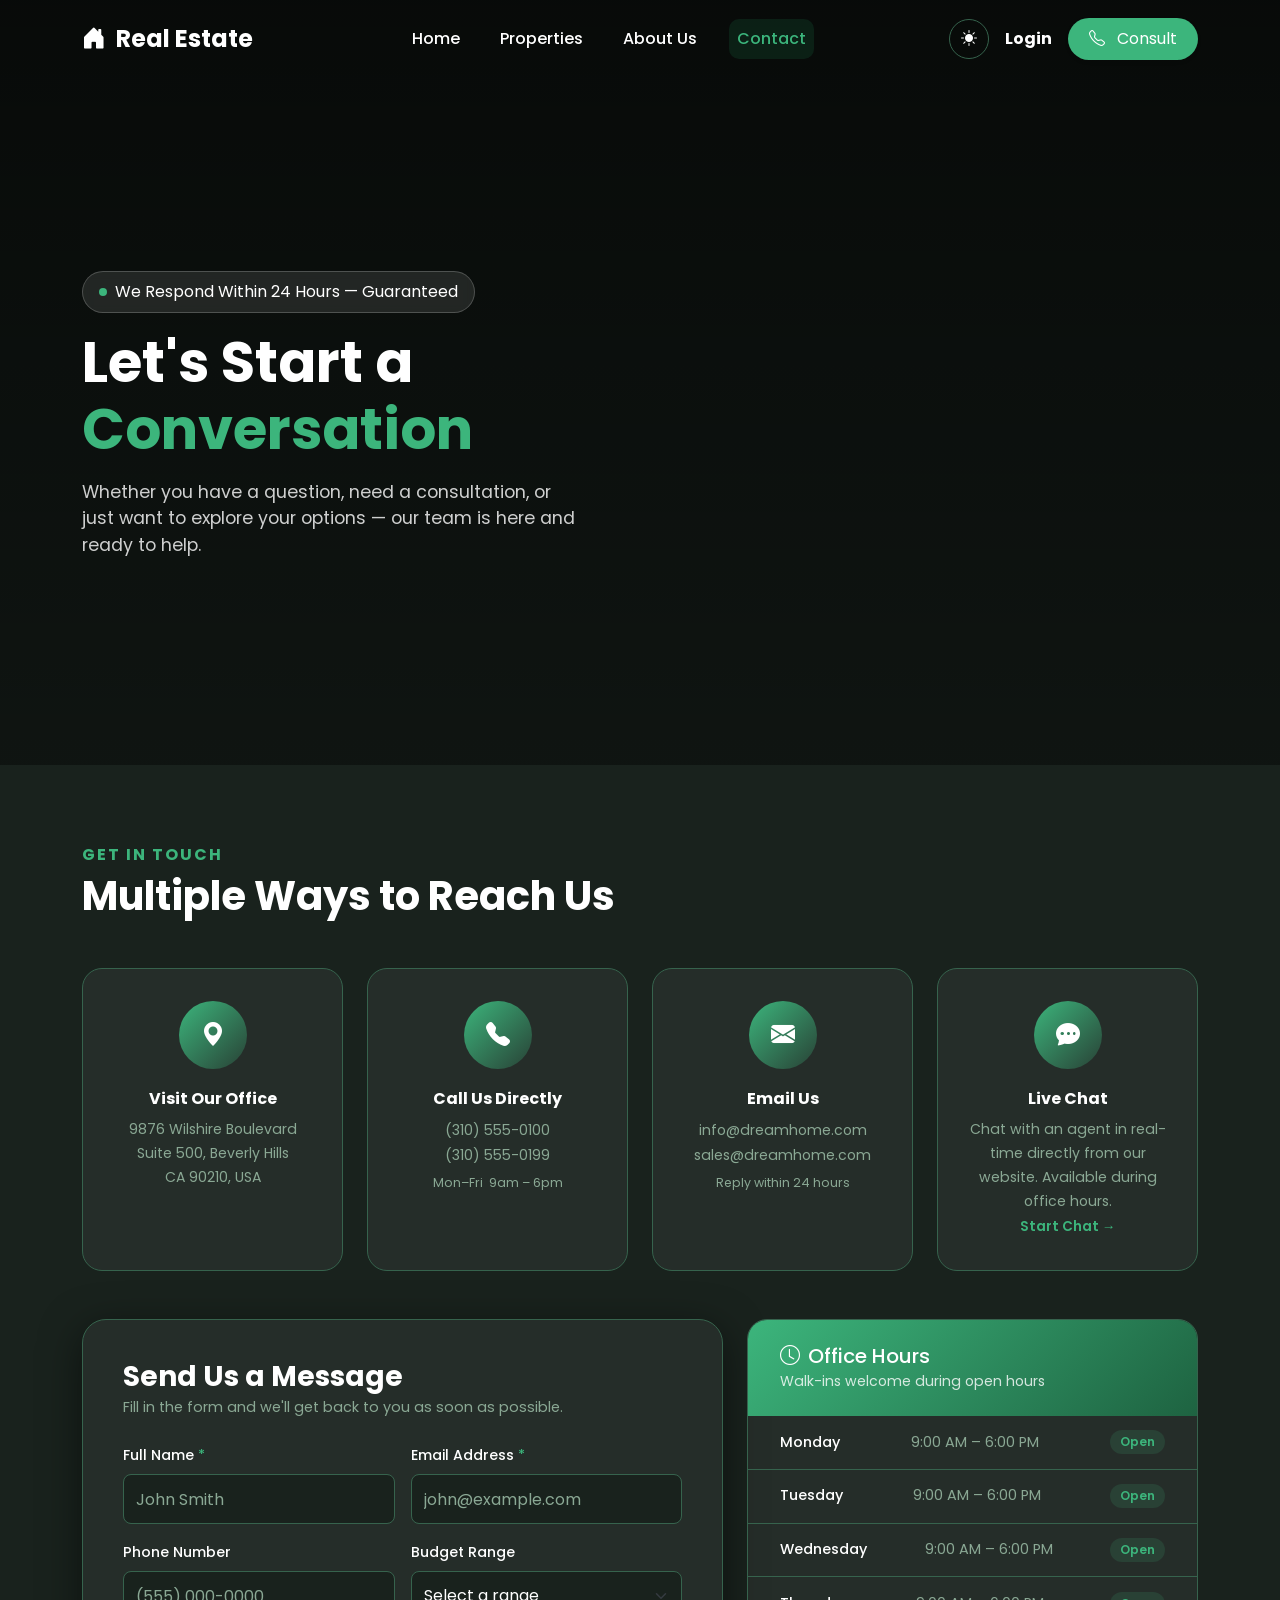
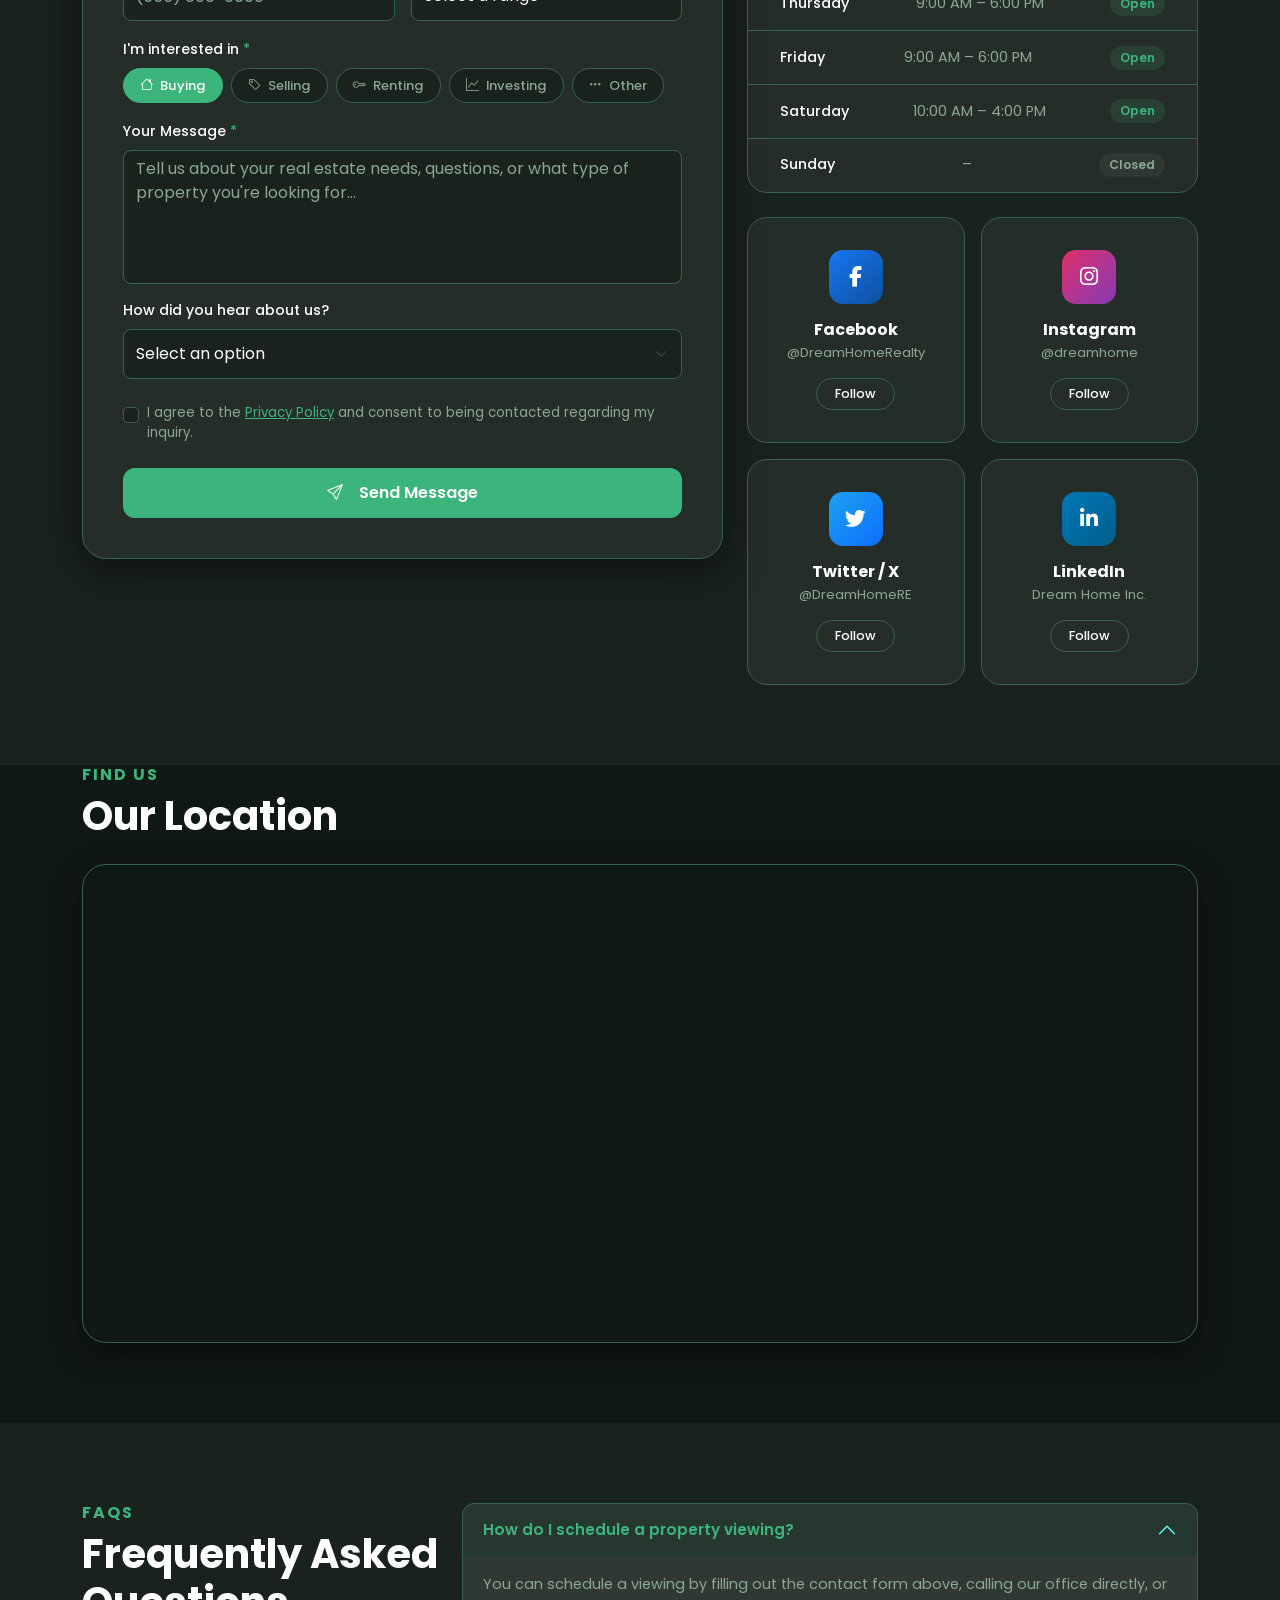
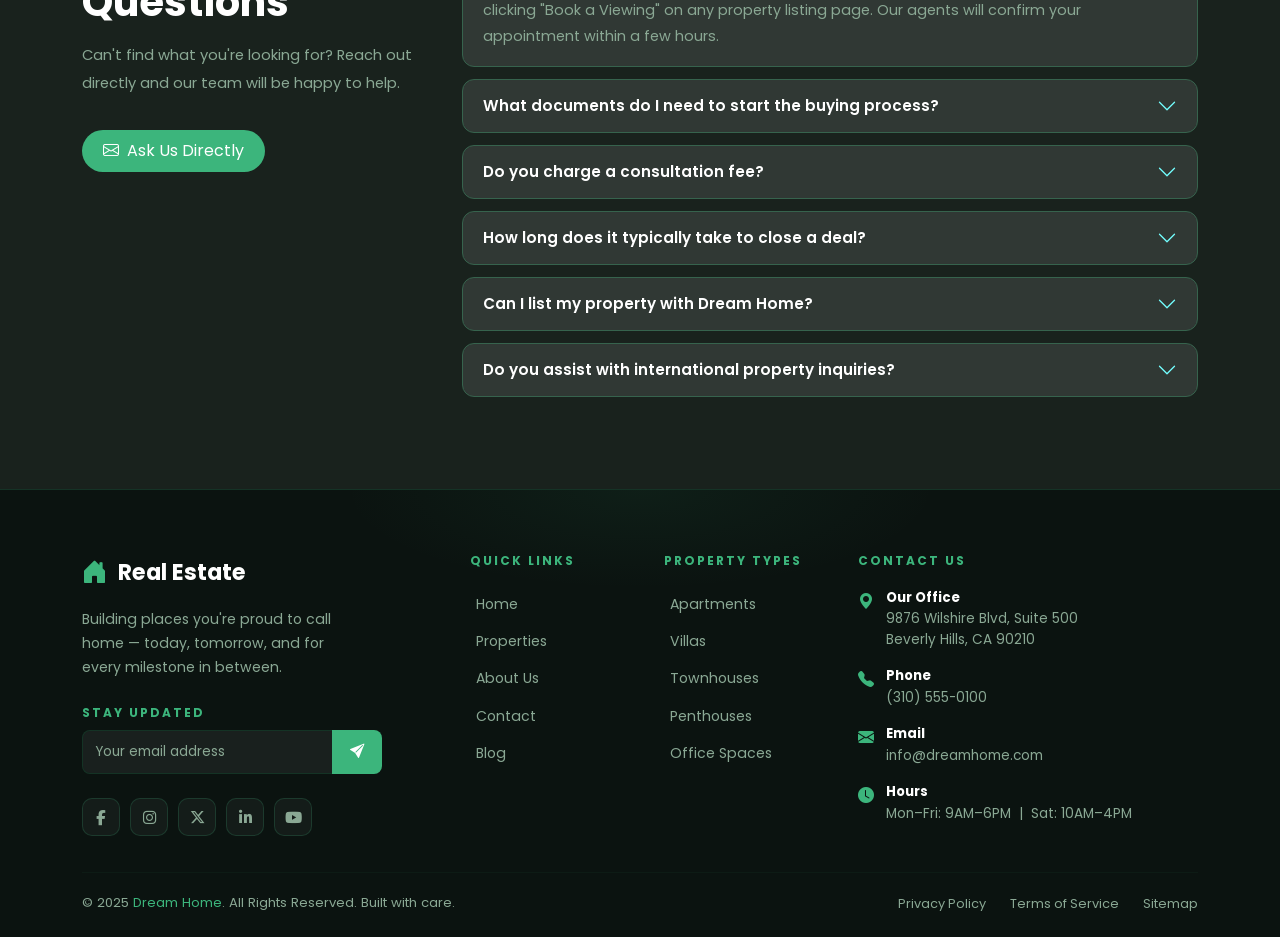
<file: contact-us.html>
<!DOCTYPE html>
<html lang="en">
<head>
  <meta charset="UTF-8">
  <meta name="viewport" content="width=device-width, initial-scale=1.0">
  <title>Contact Us - Dream Home</title>
  <link href="https://cdn.jsdelivr.net/npm/bootstrap@5.3.2/dist/css/bootstrap.min.css" rel="stylesheet">
  <link rel="stylesheet" href="https://cdn.jsdelivr.net/npm/bootstrap-icons@1.11.1/font/bootstrap-icons.css">
  <link href="https://fonts.googleapis.com/css2?family=Poppins:wght@300;400;500;600;700&display=swap" rel="stylesheet">
  <link rel="stylesheet" href="https://cdnjs.cloudflare.com/ajax/libs/font-awesome/6.4.0/css/all.min.css">
  <link rel="stylesheet" href="style.css">
  <style>
    /* Contact page specific */
    .faq-section { padding: 80px 0; background-color: var(--bg-body); }
    .faq-accordion .accordion-item { background: var(--bg-card); border: 1px solid var(--border-color); border-radius: 12px !important; margin-bottom: 0.75rem; overflow: hidden; }
    .faq-accordion .accordion-button { background: var(--bg-card); color: var(--text-main); font-weight: 600; font-size: 0.95rem; box-shadow: none; }
    .faq-accordion .accordion-button:not(.collapsed) { background: rgba(60,181,124,0.08); color: var(--primary); box-shadow: none; }
    .faq-accordion .accordion-button::after { filter: invert(1) sepia(1) saturate(3) hue-rotate(100deg); }
    .faq-accordion .accordion-body { color: var(--text-muted); font-size: 0.9rem; line-height: 1.8; background: var(--bg-card); }
  </style>
</head>
<body data-theme="dark">

  <!-- NAVBAR -->
  <header>
    <nav class="navbar navbar-expand-lg fixed-top" id="navbar">
      <div class="container">
        <a class="navbar-brand d-flex align-items-center" href="index.html">
          <i class="bi bi-house-door-fill"></i> Real Estate
        </a>
        <button class="navbar-toggler" type="button" data-bs-toggle="collapse" data-bs-target="#navContent">
          <span class="navbar-toggler-icon"></span>
        </button>
        <div class="collapse navbar-collapse" id="navContent">
          <ul class="navbar-nav mx-auto mb-2 mb-lg-0 gap-lg-4">
            <li class="nav-item"><a class="nav-link" href="index.html">Home</a></li>
            <li class="nav-item"><a class="nav-link" href="property.html">Properties</a></li>
            <li class="nav-item"><a class="nav-link" href="about.html">About Us</a></li>
            <li class="nav-item"><a class="nav-link active" href="contact-us.html">Contact</a></li>
          </ul>
          <div class="d-flex align-items-center gap-3 flex-column flex-lg-row mt-3 mt-lg-0">
            <button class="theme-toggle-btn" id="themeToggle" title="Toggle Light/Dark Mode">
              <i class="bi bi-sun-fill"></i>
            </button>
            <a href="#" class="nav-link fw-bold">Login</a>
            <a href="#" class="btn btn-consult shadow-sm"><i class="bi bi-telephone me-2"></i> Consult</a>
          </div>
        </div>
      </div>
    </nav>
  </header>

  <main>

    <!-- HERO -->
    <section class="hero-section">
      <div class="hero-bg-contact"></div>
      <div class="hero-overlay"></div>
      <div class="container hero-content">
        <div class="col-lg-8">
          <div class="trust-badge"><span class="trust-dot"></span> We Respond Within 24 Hours — Guaranteed</div>
          <h1 class="hero-title mb-3">Let's Start a <br><span>Conversation</span></h1>
          <p class="hero-desc">Whether you have a question, need a consultation, or just want to explore your options — our team is here and ready to help.</p>
        </div>
      </div>
    </section>

    <!-- INFO CARDS -->
    <section class="contact-page-section">
      <div class="container">
        <div class="text-start mb-5">
          <h6 class="text-primary-custom text-uppercase letter-spacing-2 fw-bold">Get In Touch</h6>
          <h2 class="display-6 fw-bold">Multiple Ways to Reach Us</h2>
        </div>
        <div class="row g-4 mb-5">
          <div class="col-lg-3 col-md-6">
            <div class="info-card">
              <div class="info-icon"><i class="bi bi-geo-alt-fill"></i></div>
              <h5>Visit Our Office</h5>
              <p>9876 Wilshire Boulevard<br>Suite 500, Beverly Hills<br>CA 90210, USA</p>
            </div>
          </div>
          <div class="col-lg-3 col-md-6">
            <div class="info-card">
              <div class="info-icon"><i class="bi bi-telephone-fill"></i></div>
              <h5>Call Us Directly</h5>
              <a href="tel:+13105550100" style="color:var(--text-muted);text-decoration:none;">(310) 555-0100</a><br>
              <a href="tel:+13105550199" style="color:var(--text-muted);text-decoration:none;">(310) 555-0199</a><br>
              <p class="mt-1" style="font-size:0.78rem;">Mon–Fri &nbsp;9am – 6pm</p>
            </div>
          </div>
          <div class="col-lg-3 col-md-6">
            <div class="info-card">
              <div class="info-icon"><i class="bi bi-envelope-fill"></i></div>
              <h5>Email Us</h5>
              <a href="mailto:info@dreamhome.com" style="color:var(--text-muted);text-decoration:none;">info@dreamhome.com</a><br>
              <a href="mailto:sales@dreamhome.com" style="color:var(--text-muted);text-decoration:none;">sales@dreamhome.com</a><br>
              <p class="mt-1" style="font-size:0.78rem;">Reply within 24 hours</p>
            </div>
          </div>
          <div class="col-lg-3 col-md-6">
            <div class="info-card">
              <div class="info-icon"><i class="bi bi-chat-dots-fill"></i></div>
              <h5>Live Chat</h5>
              <p>Chat with an agent in real-time directly from our website. Available during office hours.</p>
              <a href="#" style="color:var(--primary);font-weight:600;font-size:0.85rem;">Start Chat &rarr;</a>
            </div>
          </div>
        </div>

        <!-- FORM + SIDEBAR -->
        <div class="row g-4 align-items-start" id="contact-form">
          <!-- FORM -->
          <div class="col-lg-7">
            <div class="form-wrapper">
              <h3 class="fw-bold mb-1">Send Us a Message</h3>
              <p class="text-muted-custom mb-4" style="font-size:0.9rem;">Fill in the form and we'll get back to you as soon as possible.</p>
              <form id="contactForm" novalidate>
                <div class="row g-3 mb-3">
                  <div class="col-md-6">
                    <label class="form-label">Full Name <span class="text-primary-custom">*</span></label>
                    <input type="text" class="form-control" placeholder="John Smith" required>
                  </div>
                  <div class="col-md-6">
                    <label class="form-label">Email Address <span class="text-primary-custom">*</span></label>
                    <input type="email" class="form-control" placeholder="john@example.com" required>
                  </div>
                </div>
                <div class="row g-3 mb-3">
                  <div class="col-md-6">
                    <label class="form-label">Phone Number</label>
                    <input type="tel" class="form-control" placeholder="(555) 000-0000">
                  </div>
                  <div class="col-md-6">
                    <label class="form-label">Budget Range</label>
                    <select class="form-select">
                      <option value="">Select a range</option>
                      <option>Under $500K</option>
                      <option>$500K – $1M</option>
                      <option>$1M – $2.5M</option>
                      <option>$2.5M – $5M</option>
                      <option>$5M+</option>
                    </select>
                  </div>
                </div>
                <div class="mb-3">
                  <label class="form-label">I'm interested in <span class="text-primary-custom">*</span></label>
                  <div class="subject-pills">
                    <div class="subject-pill"><input type="radio" name="subject" id="s1" value="buying" checked><label for="s1"><i class="bi bi-house me-1"></i> Buying</label></div>
                    <div class="subject-pill"><input type="radio" name="subject" id="s2" value="selling"><label for="s2"><i class="bi bi-tag me-1"></i> Selling</label></div>
                    <div class="subject-pill"><input type="radio" name="subject" id="s3" value="renting"><label for="s3"><i class="bi bi-key me-1"></i> Renting</label></div>
                    <div class="subject-pill"><input type="radio" name="subject" id="s4" value="investing"><label for="s4"><i class="bi bi-graph-up me-1"></i> Investing</label></div>
                    <div class="subject-pill"><input type="radio" name="subject" id="s5" value="other"><label for="s5"><i class="bi bi-three-dots me-1"></i> Other</label></div>
                  </div>
                </div>
                <div class="mb-3">
                  <label class="form-label">Your Message <span class="text-primary-custom">*</span></label>
                  <textarea class="form-control" rows="5" placeholder="Tell us about your real estate needs, questions, or what type of property you're looking for..." required></textarea>
                </div>
                <div class="mb-4">
                  <label class="form-label d-block">How did you hear about us?</label>
                  <select class="form-select">
                    <option value="">Select an option</option>
                    <option>Google Search</option>
                    <option>Social Media</option>
                    <option>Friend / Referral</option>
                    <option>Advertisement</option>
                    <option>Other</option>
                  </select>
                </div>
                <div class="form-check mb-4">
                  <input class="form-check-input" type="checkbox" id="consent" required style="border-color:var(--border-color);background-color:var(--form-input-bg);">
                  <label class="form-check-label text-muted-custom" for="consent" style="font-size:0.83rem;">
                    I agree to the <a href="#" style="color:var(--primary);">Privacy Policy</a> and consent to being contacted regarding my inquiry.
                  </label>
                </div>
                <button type="submit" class="btn-search w-100 py-3" style="border-radius:12px;font-size:1rem;">
                  <i class="bi bi-send me-2"></i> Send Message
                </button>
              </form>
            </div>
          </div>

          <!-- SIDEBAR -->
          <div class="col-lg-5">
            <div class="schedule-card mb-4">
              <div class="schedule-head">
                <h5><i class="bi bi-clock me-2"></i>Office Hours</h5>
                <p>Walk-ins welcome during open hours</p>
              </div>
              <div class="schedule-row"><span class="schedule-day">Monday</span><span class="schedule-time">9:00 AM – 6:00 PM</span><span class="schedule-badge badge-open">Open</span></div>
              <div class="schedule-row"><span class="schedule-day">Tuesday</span><span class="schedule-time">9:00 AM – 6:00 PM</span><span class="schedule-badge badge-open">Open</span></div>
              <div class="schedule-row"><span class="schedule-day">Wednesday</span><span class="schedule-time">9:00 AM – 6:00 PM</span><span class="schedule-badge badge-open">Open</span></div>
              <div class="schedule-row"><span class="schedule-day">Thursday</span><span class="schedule-time">9:00 AM – 6:00 PM</span><span class="schedule-badge badge-open">Open</span></div>
              <div class="schedule-row"><span class="schedule-day">Friday</span><span class="schedule-time">9:00 AM – 6:00 PM</span><span class="schedule-badge badge-open">Open</span></div>
              <div class="schedule-row"><span class="schedule-day">Saturday</span><span class="schedule-time">10:00 AM – 4:00 PM</span><span class="schedule-badge badge-open">Open</span></div>
              <div class="schedule-row"><span class="schedule-day">Sunday</span><span class="schedule-time">–</span><span class="schedule-badge badge-closed">Closed</span></div>
            </div>
            <div class="row g-3">
              <div class="col-6">
                <div class="social-connect-card">
                  <div class="social-connect-icon" style="background:linear-gradient(135deg,#1877f2,#0d4f9e);"><i class="fab fa-facebook-f"></i></div>
                  <h6>Facebook</h6><p>@DreamHomeRealty</p><button class="btn-social-follow">Follow</button>
                </div>
              </div>
              <div class="col-6">
                <div class="social-connect-card">
                  <div class="social-connect-icon" style="background:linear-gradient(135deg,#e1306c,#833ab4);"><i class="fab fa-instagram"></i></div>
                  <h6>Instagram</h6><p>@dreamhome</p><button class="btn-social-follow">Follow</button>
                </div>
              </div>
              <div class="col-6">
                <div class="social-connect-card">
                  <div class="social-connect-icon" style="background:linear-gradient(135deg,#1da1f2,#0d6efd);"><i class="fab fa-twitter"></i></div>
                  <h6>Twitter / X</h6><p>@DreamHomeRE</p><button class="btn-social-follow">Follow</button>
                </div>
              </div>
              <div class="col-6">
                <div class="social-connect-card">
                  <div class="social-connect-icon" style="background:linear-gradient(135deg,#0077b5,#005e8c);"><i class="fab fa-linkedin-in"></i></div>
                  <h6>LinkedIn</h6><p>Dream Home Inc.</p><button class="btn-social-follow">Follow</button>
                </div>
              </div>
            </div>
          </div>
        </div>
      </div>
    </section>

    <!-- MAP -->
    <section class="map-section">
      <div class="container">
        <div class="text-start mb-4">
          <h6 class="text-primary-custom text-uppercase letter-spacing-2 fw-bold">Find Us</h6>
          <h2 class="display-6 fw-bold">Our Location</h2>
        </div>
        <div class="map-full-wrapper">
          <div class="ratio ratio-21x9">
            <iframe src="https://www.google.com/maps/embed?pb=!1m18!1m12!1m3!1d3447.4929947820883!2d71.47017897440747!3d30.223014874834096!2m3!1f0!2f0!3f0!3m2!1i1024!2i768!4f13.1!3m3!1m2!1s0x393b33854e735d97%3A0xac35e804dff3bf59!2sDevelopers%20Point%20(Pvt)%20Ltd!5e0!3m2!1sen!2s!4v1769175404698!5m2!1sen!2s"
              loading="lazy" referrerpolicy="no-referrer-when-downgrade" allowfullscreen></iframe>
          </div>
        </div>
      </div>
    </section>

    <!-- FAQ -->
    <section class="faq-section">
      <div class="container">
        <div class="row align-items-start gy-5">
          <div class="col-lg-4">
            <h6 class="text-primary-custom text-uppercase letter-spacing-2 fw-bold">FAQs</h6>
            <h2 class="display-6 fw-bold mb-3">Frequently Asked Questions</h2>
            <p class="text-muted-custom" style="line-height:1.9;font-size:0.92rem;">Can't find what you're looking for? Reach out directly and our team will be happy to help.</p>
            <a href="#contact-form" class="btn btn-consult mt-3 d-inline-flex align-items-center gap-2">
              <i class="bi bi-envelope"></i> Ask Us Directly
            </a>
          </div>
          <div class="col-lg-8">
            <div class="accordion faq-accordion" id="faqAccordion">
              <div class="accordion-item">
                <h2 class="accordion-header">
                  <button class="accordion-button" type="button" data-bs-toggle="collapse" data-bs-target="#faq1">How do I schedule a property viewing?</button>
                </h2>
                <div id="faq1" class="accordion-collapse collapse show" data-bs-parent="#faqAccordion">
                  <div class="accordion-body">You can schedule a viewing by filling out the contact form above, calling our office directly, or clicking "Book a Viewing" on any property listing page. Our agents will confirm your appointment within a few hours.</div>
                </div>
              </div>
              <div class="accordion-item">
                <h2 class="accordion-header">
                  <button class="accordion-button collapsed" type="button" data-bs-toggle="collapse" data-bs-target="#faq2">What documents do I need to start the buying process?</button>
                </h2>
                <div id="faq2" class="accordion-collapse collapse" data-bs-parent="#faqAccordion">
                  <div class="accordion-body">Typically you'll need proof of identity, proof of income, bank statements for the past 3 months, and a pre-approval letter from your lender. Our agents will guide you through the full checklist.</div>
                </div>
              </div>
              <div class="accordion-item">
                <h2 class="accordion-header">
                  <button class="accordion-button collapsed" type="button" data-bs-toggle="collapse" data-bs-target="#faq3">Do you charge a consultation fee?</button>
                </h2>
                <div id="faq3" class="accordion-collapse collapse" data-bs-parent="#faqAccordion">
                  <div class="accordion-body">No — your first consultation is completely free. We believe in building relationships before transactions. Our agents are happy to discuss your needs and provide market insights at no charge.</div>
                </div>
              </div>
              <div class="accordion-item">
                <h2 class="accordion-header">
                  <button class="accordion-button collapsed" type="button" data-bs-toggle="collapse" data-bs-target="#faq4">How long does it typically take to close a deal?</button>
                </h2>
                <div id="faq4" class="accordion-collapse collapse" data-bs-parent="#faqAccordion">
                  <div class="accordion-body">A typical residential transaction closes in 30–60 days after an offer is accepted. This can vary based on financing, inspections, and negotiations. Our team works hard to keep everything on schedule.</div>
                </div>
              </div>
              <div class="accordion-item">
                <h2 class="accordion-header">
                  <button class="accordion-button collapsed" type="button" data-bs-toggle="collapse" data-bs-target="#faq5">Can I list my property with Dream Home?</button>
                </h2>
                <div id="faq5" class="accordion-collapse collapse" data-bs-parent="#faqAccordion">
                  <div class="accordion-body">Absolutely. We work with sellers to create compelling listings with professional photography, market analysis, and targeted promotion. Contact us for a free property valuation and listing consultation.</div>
                </div>
              </div>
              <div class="accordion-item">
                <h2 class="accordion-header">
                  <button class="accordion-button collapsed" type="button" data-bs-toggle="collapse" data-bs-target="#faq6">Do you assist with international property inquiries?</button>
                </h2>
                <div id="faq6" class="accordion-collapse collapse" data-bs-parent="#faqAccordion">
                  <div class="accordion-body">Yes. We have experience working with international buyers and can connect you with verified local agents in other markets. Reach out via email and we'll assign a specialist to your inquiry.</div>
                </div>
              </div>
            </div>
          </div>
        </div>
      </div>
    </section>

  </main>

  <!-- ===================== FOOTER ===================== -->
  <footer class="footer">
    <div class="container">
      <div class="row g-5">
        <div class="col-lg-4 col-md-6">
          <a href="index.html" class="footer-brand"><i class="bi bi-house-door-fill"></i> Real Estate</a>
          <p class="footer-tagline">Building places you're proud to call home — today, tomorrow, and for every milestone in between.</p>
          <p class="footer-heading mb-2">Stay Updated</p>
          <div class="footer-newsletter">
            <input type="email" class="form-control" placeholder="Your email address">
            <button class="footer-newsletter-btn" type="button"><i class="bi bi-send-fill"></i></button>
          </div>
          <div class="footer-socials">
            <a href="#" class="footer-social-icon"><i class="fab fa-facebook-f"></i></a>
            <a href="#" class="footer-social-icon"><i class="fab fa-instagram"></i></a>
            <a href="#" class="footer-social-icon"><i class="fab fa-x-twitter"></i></a>
            <a href="#" class="footer-social-icon"><i class="fab fa-linkedin-in"></i></a>
            <a href="#" class="footer-social-icon"><i class="fab fa-youtube"></i></a>
          </div>
        </div>
        <div class="col-lg-2 col-md-3 col-6">
          <h6 class="footer-heading">Quick Links</h6>
          <ul class="footer-links">
            <li><a href="index.html">Home</a></li>
            <li><a href="property.html">Properties</a></li>
            <li><a href="about.html">About Us</a></li>
            <li><a href="contact-us.html">Contact</a></li>
            <li><a href="#">Blog</a></li>
          </ul>
        </div>
        <div class="col-lg-2 col-md-3 col-6">
          <h6 class="footer-heading">Property Types</h6>
          <ul class="footer-links">
            <li><a href="property.html">Apartments</a></li>
            <li><a href="property.html">Villas</a></li>
            <li><a href="property.html">Townhouses</a></li>
            <li><a href="property.html">Penthouses</a></li>
            <li><a href="property.html">Office Spaces</a></li>
          </ul>
        </div>
        <div class="col-lg-4 col-md-6">
          <h6 class="footer-heading">Contact Us</h6>
          <div class="footer-contact-item"><i class="bi bi-geo-alt-fill"></i><div><strong>Our Office</strong>9876 Wilshire Blvd, Suite 500<br>Beverly Hills, CA 90210</div></div>
          <div class="footer-contact-item"><i class="bi bi-telephone-fill"></i><div><strong>Phone</strong>(310) 555-0100</div></div>
          <div class="footer-contact-item"><i class="bi bi-envelope-fill"></i><div><strong>Email</strong>info@dreamhome.com</div></div>
          <div class="footer-contact-item"><i class="bi bi-clock-fill"></i><div><strong>Hours</strong>Mon–Fri: 9AM–6PM &nbsp;|&nbsp; Sat: 10AM–4PM</div></div>
        </div>
      </div>
      <hr class="footer-divider">
      <div class="footer-bottom">
        <p class="footer-copyright mb-0">&copy; 2025 <span>Dream Home</span>. All Rights Reserved. Built with care.</p>
        <div class="footer-bottom-links">
          <a href="#">Privacy Policy</a>
          <a href="#">Terms of Service</a>
          <a href="#">Sitemap</a>
        </div>
      </div>
    </div>
  </footer>

  <div id="successToast">
    <i class="bi bi-check-circle-fill"></i> Message sent! We'll get back to you within 24 hours.
  </div>

  <script src="https://cdn.jsdelivr.net/npm/bootstrap@5.3.2/dist/js/bootstrap.bundle.min.js"></script>
  <script src="public/js/script.js"></script>
</body>
</html>
</file>
<file: style.css>
/* ============================================================
   DREAM HOME — REAL ESTATE
   Main Stylesheet
   ============================================================ */

/* CSS VARIABLES & THEMING */
:root {
  --bg-body: #19221d;
  --bg-nav-scroll: #101815;
  --bg-card: rgba(255, 255, 255, 0.05);
  --text-main: #ffffff;
  --text-muted: #8aa894;
  --primary: #3cb57c;
  --primary-hover: #2a8f60;
  --border-color: #36634d;
  --form-bg: #101815;
  --form-input-bg: #19221d;
  --shadow: rgba(0, 0, 0, 0.5);
  --lightgreen: #134b3056;
  --font-family: "Poppins", sans-serif;
  --nav-color: #ffffff;
  --h1-size: 3.5rem;
  --h1-size-mobile: 2.5rem;
  --footer-bg: #0b1310;
  --footer-border: rgba(60, 181, 124, 0.2);
}

[data-theme="light"] {
  --bg-body: #f4f7f6;
  --bg-card: #ffffff;
  --text-main: #19221d;
  --text-muted: #5a6e60;
  --primary: #2d8a5e;
  --primary-hover: #1e6341;
  --border-color: #cbd5e1;
  --form-bg: #ffffff;
  --form-input-bg: #f8f9fa;
  --shadow: rgba(0, 0, 0, 0.1);
  --nav-color: #ffffff;
  --bg-nav-scroll: #13211c;
  --footer-bg: #0f1e17;
  --footer-border: rgba(60, 181, 124, 0.25);
}

/* ---- GLOBAL RESET & TYPOGRAPHY ---- */
* {
  margin: 0;
  padding: 0;
  box-sizing: border-box;
}

body {
  font-family: var(--font-family);
  background-color: var(--bg-body);
  color: var(--text-main);
  overflow-x: hidden;
  transition: background-color 0.3s ease, color 0.3s ease;
}

h1,
h2,
h3,
h4,
h5,
h6 {
  color: var(--text-main);
  font-family: var(--font-family) !important;
}

.text-primary-custom {
  color: var(--primary);
}

.text-muted-custom {
  color: var(--text-muted);
}

.font-pop {
  font-family: var(--font-family);
}

.letter-spacing-2 {
  letter-spacing: 2px;
}

/* ---- NAVBAR ---- */
.navbar {
  transition: all 0.3s ease;
  padding: 1rem 0;
  z-index: 1000;
}

.navbar-brand {
  color: var(--nav-color) !important;
  font-weight: 700;
  font-size: 1.5rem;
}

.navbar-brand i {
  color: var(--nav-color);
  margin-right: 10px;
}

.nav-link {
  color: var(--nav-color) !important;
  font-weight: 500;
  transition: color 0.3s ease;
}

.nav-link:hover,
.nav-link.active {
  color: var(--primary) !important;
}

.nav-scroll {
  background-color: var(--bg-nav-scroll);
  box-shadow: 0 2px 10px var(--shadow);
  padding: 0.5rem 0;
}

.navbar-toggler {
  border: none;
  background-color: var(--nav-color);
}

nav .active {
  background-color: var(--lightgreen);
  border-radius: 10px;
  color: var(--lightgreen) !important;
}

.btn-consult {
  background-color: var(--primary);
  color: #fff !important;
  padding: 8px 20px;
  border-radius: 50px;
  transition: transform 0.2s;
}

.btn-consult:hover {
  transform: translateY(-2px);
  background-color: var(--primary-hover);
}

.theme-toggle-btn {
  background: transparent;
  border: 1px solid var(--border-color);
  color: var(--nav-color);
  width: 40px;
  height: 40px;
  border-radius: 50%;
  display: flex;
  align-items: center;
  justify-content: center;
  cursor: pointer;
  transition: all 0.3s ease;
}

.theme-toggle-btn:hover {
  background-color: var(--primary);
  color: white;
  border-color: var(--primary);
}

/* ---- HERO SECTION ---- */
.hero-section,
.hero-section-prop {
  position: relative;
  min-height: 85vh;
  display: flex;
  flex-direction: column;
}

.hero-bg,
.hero-bg-prop {
  position: absolute;
  top: 0;
  left: 0;
  width: 100%;
  height: 100%;
  background-image: url("https://images.unsplash.com/photo-1600585154340-be6161a56a0c?auto=format&fit=crop&w=1600&q=80");
  background-size: cover;
  background-position: center;
  z-index: -2;
}

.hero-bg-prop {
  background-image: url('https://images.unsplash.com/photo-1600607687939-ce8a6c25118c?auto=format&fit=crop&w=1600&q=80');
}

.hero-bg-about {
  background-image: url('https://images.unsplash.com/photo-1600607687939-ce8a6c25118c?auto=format&fit=crop&w=1600&q=80');
  background-size: cover;
  background-position: center;
  position: absolute;
  inset: 0;
  z-index: -2;
}

.hero-bg-contact {
  background-image: url('https://images.unsplash.com/photo-1486406146926-c627a92ad1ab?auto=format&fit=crop&w=1600&q=80');
  background-size: cover;
  background-position: center;
  position: absolute;
  inset: 0;
  z-index: -2;
}

.hero-overlay {
  position: absolute;
  top: 0;
  left: 0;
  width: 100%;
  height: 100%;
  background: linear-gradient(rgba(0, 0, 0, 0.7), rgba(0, 0, 0, 0.4));
  z-index: -1;
}

.hero-content {
  flex-grow: 1;
  display: flex;
  flex-direction: column;
  justify-content: center;
  padding-top: 80px;
}

.trust-badge {
  background: rgba(255, 255, 255, 0.1);
  backdrop-filter: blur(5px);
  border: 1px solid rgba(255, 255, 255, 0.2);
  padding: 8px 16px;
  border-radius: 30px;
  display: inline-flex;
  align-items: center;
  color: #fff;
  margin-bottom: 1rem;
}

.trust-dot {
  width: 8px;
  height: 8px;
  background-color: var(--primary);
  border-radius: 50%;
  margin-right: 8px;
}

.hero-title {
  font-size: var(--h1-size);
  font-weight: 700;
  line-height: 1.2;
  color: #fff;
}

.hero-title span {
  color: var(--primary);
}

.hero-desc {
  color: rgba(255, 255, 255, 0.8);
  font-size: 1.1rem;
  max-width: 500px;
}

/* ---- SEARCH FORM ---- */
.search-container {
  position: relative;
  margin-top: -3rem;
  z-index: 10;
  padding-bottom: 2rem;
}

.hero-form {
  background-color: var(--form-bg);
  padding: 1.5rem;
  border-radius: 15px;
  box-shadow: 0 10px 30px var(--shadow);
  border: 1px solid var(--border-color);
  transition: background-color 0.3s ease;
}

.form-select,
.form-control {
  background-color: var(--form-input-bg);
  border: 1px solid var(--border-color);
  color: var(--text-main);
  height: 50px;
  border-radius: 8px;
}

.form-select:focus,
.form-control:focus {
  background-color: var(--form-input-bg);
  color: var(--text-main);
  border-color: var(--primary);
  box-shadow: none;
}

.btn-search {
  background-color: var(--primary);
  color: white;
  height: 50px;
  width: 100%;
  border: none;
  border-radius: 8px;
  font-weight: 600;
  display: flex;
  align-items: center;
  justify-content: center;
  gap: 8px;
  transition: background-color 0.2s;
}

.btn-search:hover {
  background-color: var(--primary-hover);
}

/* ---- ABOUT / FEATURES SECTION ---- */
.about-section {
  padding: 2rem 0 0 0;
  background-color: var(--bg-body);
}

.feature-box {
  background-color: var(--bg-card);
  border: 1px solid var(--border-color);
  border-radius: 1rem;
  padding: 1.5rem;
  height: 100%;
  transition: transform 0.3s ease;
}

.feature-box:hover {
  transform: translateY(-5px);
  border-color: var(--primary);
}

.icon-box {
  color: var(--primary);
  margin-bottom: 1rem;
}

.image-stack {
  position: relative;
  height: 500px;
  width: 100%;
}

.img-blob-1 {
  position: absolute;
  top: 0;
  right: 0;
  width: 85%;
  height: 100%;
  border-radius: 20px;
  overflow: hidden;
  z-index: 1;
}

.img-blob-2 {
  position: absolute;
  bottom: 20px;
  left: 0;
  width: 200px;
  height: 200px;
  border-radius: 50%;
  border: 1px solid var(--bg-body);
  overflow: hidden;
  z-index: 2;
}

.img-cover {
  width: 100%;
  height: 100%;
  object-fit: cover;
}

/* ---- PROPERTY CARDS ---- */
.property-card {
  background-color: var(--bg-card);
  border: 1px solid var(--border-color) !important;
  color: var(--text-main);
  border-radius: 15px;
  overflow: hidden;
  transition: all 0.3s ease;
  cursor: pointer;
  height: 100%;
}

.property-card:hover {
  transform: translateY(-10px);
  box-shadow: 0 15px 30px var(--shadow);
  border-color: var(--primary);
}

.card-image-wrapper {
  position: relative;
  height: 250px;
  overflow: hidden;
}

.card-image-wrapper img {
  width: 100%;
  height: 100%;
  object-fit: cover;
  transition: transform 0.5s ease;
}

.property-card:hover .card-image-wrapper img {
  transform: scale(1.1);
}

.badge-custom {
  background-color: var(--primary);
  color: white;
  padding: 6px 12px;
  border-radius: 6px;
  font-size: 0.8rem;
  font-weight: 600;
  z-index: 2;
}

.badge-price {
  background-color: rgba(0, 0, 0, 0.7);
  color: white;
  padding: 6px 12px;
  border-radius: 6px;
  font-weight: 600;
  z-index: 2;
  backdrop-filter: blur(4px);
}

.card-title {
  color: var(--text-main);
  font-weight: 700;
  font-size: 1.25rem;
}

.card-location {
  color: var(--text-muted);
  font-size: 0.9rem;
}

.feature-border {
  border-top: 1px solid var(--border-color);
}

.card-features {
  color: var(--text-muted);
  font-size: 0.85rem;
}

.feature-item i {
  color: var(--primary);
  margin-right: 4px;
}

.feature-property {
  padding: 20px 0;
}

.count {
  margin: 0 !important;
  padding: 0 !important;
}

.count h2 {
  color: var(--primary);
}

/* ---- CONTACT SECTION ---- */
.contact-info-card {
  background-color: var(--bg-card);
  border: 1px solid var(--border-color);
  padding: 1.5rem;
  border-radius: 15px;
  height: 100%;
  transition: all 0.3s ease;
}

.contact-info-card:hover {
  border-color: var(--primary);
  transform: translateY(-5px);
}

.contact-info-card i {
  font-size: 1.5rem;
  color: var(--primary);
  margin-bottom: 1rem;
  display: block;
}

.contact-info-card h5 {
  font-size: 1.1rem;
  font-weight: 600;
  margin-bottom: 0.5rem;
}

.contact-info-card p {
  font-size: 0.85rem;
  color: var(--text-muted);
  margin-bottom: 0;
  line-height: 1.6;
}

.contact-form-wrapper {
  background-color: var(--bg-card);
  border: 1px solid var(--border-color);
  border-radius: 20px;
  box-shadow: 0 10px 30px var(--shadow);
}

.map-wrapper {
  border: 1px solid var(--border-color);
  border-radius: 15px;
  overflow: hidden;
}

.contact-form-wrapper .form-label {
  color: var(--text-main);
  font-weight: 500;
}

.contact-section,
.feature-property {
  background-color: var(--form-bg);
}

/* ---- PROPERTIES PAGE FILTERS ---- */
.filter-top-wrap {
  background: linear-gradient(135deg, rgba(60, 181, 124, 0.14), rgba(7, 14, 11, 0.7));
  border: 1px solid var(--border-color);
  border-radius: 18px;
  padding: 1.25rem;
}

.filter-top-head {
  border-bottom: 1px solid rgba(60, 181, 124, 0.35);
  margin-bottom: 1rem;
  padding-bottom: 0.9rem;
}

.filter-top-head h5 {
  font-weight: 600;
}

.filter-top-grid {
  display: grid;
  grid-template-columns: repeat(5, minmax(160px, 1fr));
  gap: 0.9rem;
  align-items: end;
}

.filter-group {
  margin: 0;
}

.filter-group label {
  color: var(--text-main);
  font-weight: 500;
  margin-bottom: 0.45rem;
  display: block;
  font-size: 0.9rem;
}

.filter-status {
  grid-column: span 2;
}

.status-pills {
  display: flex;
  flex-wrap: wrap;
  gap: 0.5rem;
}

.status-pills .form-check {
  margin: 0;
  padding: 0;
}

.status-pills .form-check-input {
  display: none;
}

.status-pills .form-check-label {
  color: var(--text-muted);
  border: 1px solid var(--border-color);
  background-color: var(--form-input-bg);
  border-radius: 100px;
  padding: 0.45rem 0.8rem;
  cursor: pointer;
  transition: all 0.2s ease;
  font-size: 0.85rem;
}

.status-pills .form-check-input:checked+.form-check-label {
  color: #fff;
  background-color: var(--primary);
  border-color: var(--primary);
}

.filter-price {
  grid-column: span 2;
}

.filter-actions {
  display: flex;
  gap: 0.55rem;
}

.btn-filter {
  background-color: var(--primary);
  color: #fff;
  width: 100%;
  padding: 11px;
  border: none;
  border-radius: 8px;
  font-weight: 600;
  transition: background-color 0.2s;
}

.btn-filter:hover {
  background-color: var(--primary-hover);
}

.btn-reset {
  background-color: transparent;
  color: var(--primary);
  border: 1px solid var(--primary);
  width: 100%;
  padding: 11px;
  border-radius: 8px;
  font-weight: 600;
  transition: all 0.2s;
}

.btn-reset:hover {
  background-color: var(--primary);
  color: #fff;
}

.sort-dropdown {
  background-color: var(--bg-card);
  border: 1px solid var(--border-color);
  border-radius: 10px;
  padding: 1rem;
}

.results-count {
  color: var(--text-muted);
  font-size: 0.95rem;
}

.pagination {
  margin-top: 3rem;
}

.page-link {
  background-color: var(--bg-card);
  border: 1px solid var(--border-color);
  color: var(--text-main);
  padding: 10px 18px;
  margin: 0 5px;
  border-radius: 8px;
}

.page-link:hover {
  background-color: var(--primary);
  border-color: var(--primary);
  color: white;
}

.page-item.active .page-link {
  background-color: var(--primary);
  border-color: var(--primary);
}

.range-value {
  color: var(--primary);
  font-weight: 600;
  font-size: 0.9rem;
}

/* ---- TESTIMONIALS ---- */
.testimonial-section {
  padding: 100px 0;
  background-color: var(--bg-body);
}

.editorial-title {
  font-size: clamp(2.5rem, 5vw, 4rem);
  line-height: 1.1;
  margin-bottom: 2rem;
  color: var(--text-main);
}

.editorial-title i {
  color: var(--primary);
}

.section-line {
  width: 40px;
  height: 1px;
  background: var(--primary);
  display: inline-block;
  vertical-align: middle;
  margin-right: 15px;
}

.sleek-card {
  position: relative;
  padding: 30px 0 30px 30px;
  border-left: 1px solid var(--border-color);
  height: 100%;
  transition: all 0.4s cubic-bezier(0.2, 0, 0.2, 1);
}

.sleek-card:hover {
  border-left: 2px solid var(--primary);
  padding-left: 35px;
  background-color: var(--bg-card);
}

.quote-content {
  font-size: 1.1rem;
  line-height: 1.8;
  font-weight: 300;
  margin-bottom: 30px;
  color: var(--text-main);
}

.author-wrap {
  display: flex;
  align-items: center;
  gap: 16px;
}

.author-img {
  width: 48px;
  height: 48px;
  border-radius: 4px;
  object-fit: cover;
  filter: grayscale(100%);
  transition: filter 0.4s ease;
}

.sleek-card:hover .author-img {
  filter: grayscale(0%);
}

.author-name {
  font-weight: 600;
  font-size: 0.95rem;
  margin: 0;
  color: var(--text-main);
}

.author-label {
  font-size: 0.75rem;
  color: var(--primary);
  text-transform: uppercase;
  letter-spacing: 0.1em;
  display: block;
  margin-top: 2px;
}

/* ---- ABOUT PAGE ---- */
.mission-section {
  padding: 80px 0;
  background-color: var(--bg-body);
}

.mission-card {
  background-color: var(--bg-card);
  border: 1px solid var(--border-color);
  border-radius: 20px;
  padding: 2.5rem 2rem;
  height: 100%;
  transition: all 0.35s ease;
  position: relative;
  overflow: hidden;
}

.mission-card::before {
  content: '';
  position: absolute;
  bottom: 0;
  left: 0;
  width: 0;
  height: 3px;
  background: var(--primary);
  transition: width 0.4s ease;
}

.mission-card:hover::before {
  width: 100%;
}

.mission-card:hover {
  transform: translateY(-8px);
  border-color: var(--primary);
  box-shadow: 0 20px 40px var(--shadow);
}

.mission-icon {
  width: 64px;
  height: 64px;
  border-radius: 16px;
  background: linear-gradient(135deg, var(--primary), rgba(60, 181, 124, 0.2));
  display: flex;
  align-items: center;
  justify-content: center;
  margin-bottom: 1.5rem;
  font-size: 1.6rem;
  color: #fff;
}

.story-section {
  padding: 80px 0;
  background-color: var(--form-bg);
}

.story-timeline {
  position: relative;
  padding-left: 2.5rem;
}

.story-timeline::before {
  content: '';
  position: absolute;
  left: 0;
  top: 8px;
  bottom: 0;
  width: 2px;
  background: linear-gradient(to bottom, var(--primary), transparent);
}

.timeline-item {
  position: relative;
  margin-bottom: 2.5rem;
}

.timeline-item::before {
  content: '';
  position: absolute;
  left: -2.55rem;
  top: 6px;
  width: 12px;
  height: 12px;
  background-color: var(--primary);
  border-radius: 50%;
  border: 2px solid var(--bg-body);
}

.timeline-year {
  font-size: 0.8rem;
  font-weight: 700;
  color: var(--primary);
  text-transform: uppercase;
  letter-spacing: 1px;
  margin-bottom: 0.3rem;
}

.timeline-title {
  font-size: 1.1rem;
  font-weight: 600;
  color: var(--text-main);
  margin-bottom: 0.4rem;
}

.timeline-desc {
  font-size: 0.9rem;
  color: var(--text-muted);
  line-height: 1.7;
}

.team-section {
  padding: 80px 0;
  background-color: var(--bg-body);
}

.team-card {
  background-color: var(--bg-card);
  border: 1px solid var(--border-color);
  border-radius: 20px;
  overflow: hidden;
  transition: all 0.35s ease;
  height: 100%;
}

.team-card:hover {
  transform: translateY(-10px);
  border-color: var(--primary);
  box-shadow: 0 20px 40px var(--shadow);
}

.team-img-wrapper {
  position: relative;
  height: 280px;
  overflow: hidden;
}

.team-img-wrapper img {
  width: 100%;
  height: 100%;
  object-fit: cover;
  transition: transform 0.5s ease;
}

.team-card:hover .team-img-wrapper img {
  transform: scale(1.07);
}

.team-overlay {
  position: absolute;
  inset: 0;
  background: linear-gradient(to top, rgba(0, 0, 0, 0.7) 0%, transparent 60%);
  opacity: 0;
  transition: opacity 0.35s ease;
  display: flex;
  align-items: flex-end;
  justify-content: center;
  padding-bottom: 1.5rem;
  gap: 1rem;
}

.team-card:hover .team-overlay {
  opacity: 1;
}

.team-social a {
  width: 38px;
  height: 38px;
  border-radius: 50%;
  background: rgba(255, 255, 255, 0.15);
  backdrop-filter: blur(4px);
  border: 1px solid rgba(255, 255, 255, 0.3);
  color: #fff;
  display: flex;
  align-items: center;
  justify-content: center;
  text-decoration: none;
  font-size: 0.9rem;
  transition: background 0.2s ease;
}

.team-social a:hover {
  background: var(--primary);
  border-color: var(--primary);
}

.team-body {
  padding: 1.5rem;
}

.team-name {
  font-size: 1.1rem;
  font-weight: 700;
  color: var(--text-main);
  margin-bottom: 0.25rem;
}

.team-role {
  font-size: 0.85rem;
  color: var(--primary);
  font-weight: 500;
  margin-bottom: 0.75rem;
}

.team-bio {
  font-size: 0.85rem;
  color: var(--text-muted);
  line-height: 1.6;
}

.stats-banner {
  background: linear-gradient(135deg, var(--primary) 0%, #1e6341 100%);
  padding: 60px 0;
}

.stat-item {
  text-align: center;
  color: #fff;
}

.stat-number {
  font-size: 2.8rem;
  font-weight: 700;
  line-height: 1;
  margin-bottom: 0.5rem;
}

.stat-label {
  font-size: 0.9rem;
  opacity: 0.85;
  font-weight: 400;
}

.stat-divider {
  width: 1px;
  height: 60px;
  background: rgba(255, 255, 255, 0.3);
  margin: 0 auto;
}

.cta-section {
  padding: 80px 0;
  background-color: var(--bg-body);
}

.cta-box {
  background: linear-gradient(135deg, rgba(60, 181, 124, 0.12) 0%, rgba(7, 14, 11, 0.6) 100%);
  border: 1px solid var(--border-color);
  border-radius: 24px;
  padding: 4rem 3rem;
  text-align: center;
  position: relative;
  overflow: hidden;
}

.cta-box::before {
  content: '';
  position: absolute;
  top: -80px;
  right: -80px;
  width: 260px;
  height: 260px;
  border-radius: 50%;
  background: rgba(60, 181, 124, 0.08);
  pointer-events: none;
}

.cta-box::after {
  content: '';
  position: absolute;
  bottom: -60px;
  left: -60px;
  width: 200px;
  height: 200px;
  border-radius: 50%;
  background: rgba(60, 181, 124, 0.05);
  pointer-events: none;
}

/* ---- CONTACT PAGE ---- */
.contact-page-section {
  padding: 80px 0;
  background-color: var(--bg-body);
}

.info-card {
  background-color: var(--bg-card);
  border: 1px solid var(--border-color);
  border-radius: 20px;
  padding: 2rem 1.5rem;
  height: 100%;
  text-align: center;
  transition: all 0.35s ease;
  position: relative;
  overflow: hidden;
}

.info-card::after {
  content: '';
  position: absolute;
  bottom: 0;
  left: 50%;
  transform: translateX(-50%);
  width: 0;
  height: 3px;
  background: var(--primary);
  transition: width 0.4s ease;
  border-radius: 2px;
}

.info-card:hover::after {
  width: 60%;
}

.info-card:hover {
  transform: translateY(-8px);
  border-color: var(--primary);
  box-shadow: 0 20px 40px var(--shadow);
}

.info-icon {
  width: 68px;
  height: 68px;
  border-radius: 50%;
  background: linear-gradient(135deg, var(--primary), rgba(60, 181, 124, 0.15));
  display: flex;
  align-items: center;
  justify-content: center;
  margin: 0 auto 1.25rem;
  font-size: 1.5rem;
  color: #fff;
  transition: transform 0.3s ease;
}

.info-card:hover .info-icon {
  transform: scale(1.1) rotate(5deg);
}

.info-card h5 {
  font-weight: 700;
  font-size: 1rem;
  margin-bottom: 0.6rem;
}

.info-card p,
.info-card a {
  font-size: 0.88rem;
  color: var(--text-muted);
  line-height: 1.7;
  margin-bottom: 0;
  text-decoration: none;
}

.info-card a:hover {
  color: var(--primary);
}

.form-map-section {
  padding: 0 0 80px;
  background-color: var(--bg-body);
}

.form-wrapper {
  background-color: var(--bg-card);
  border: 1px solid var(--border-color);
  border-radius: 24px;
  padding: 2.5rem;
  height: 100%;
  box-shadow: 0 10px 40px var(--shadow);
}

.form-wrapper .form-label {
  color: var(--text-main);
  font-weight: 500;
  font-size: 0.88rem;
}

.subject-pills {
  display: flex;
  flex-wrap: wrap;
  gap: 0.5rem;
}

.subject-pill input {
  display: none;
}

.subject-pill label {
  background-color: var(--form-input-bg);
  border: 1px solid var(--border-color);
  border-radius: 100px;
  padding: 0.4rem 1rem;
  font-size: 0.82rem;
  color: var(--text-muted);
  cursor: pointer;
  transition: all 0.2s ease;
  font-weight: 500;
}

.subject-pill input:checked+label {
  background-color: var(--primary);
  border-color: var(--primary);
  color: #fff;
}

.subject-pill label:hover {
  border-color: var(--primary);
  color: var(--primary);
}

textarea.form-control {
  height: auto;
  resize: none;
}

.map-section {
  padding: 0 0 80px;
  background-color: var(--form-bg);
}

.map-full-wrapper {
  border-radius: 24px;
  overflow: hidden;
  border: 1px solid var(--border-color);
  box-shadow: 0 10px 30px var(--shadow);
}

.schedule-section {
  padding: 80px 0;
  background-color: var(--form-bg);
}

.schedule-card {
  background-color: var(--bg-card);
  border: 1px solid var(--border-color);
  border-radius: 20px;
  overflow: hidden;
}

.schedule-head {
  background: linear-gradient(135deg, var(--primary), #1e6341);
  padding: 1.5rem 2rem;
  color: #fff;
}

.schedule-head h5 {
  color: #fff;
  margin-bottom: 0.2rem;
}

.schedule-head p {
  opacity: 0.8;
  font-size: 0.88rem;
  margin: 0;
}

.schedule-row {
  display: flex;
  justify-content: space-between;
  align-items: center;
  padding: 0.9rem 2rem;
  border-bottom: 1px solid var(--border-color);
  font-size: 0.9rem;
}

.schedule-row:last-child {
  border-bottom: none;
}

.schedule-day {
  color: var(--text-main);
  font-weight: 500;
}

.schedule-time {
  color: var(--text-muted);
}

.schedule-badge {
  font-size: 0.75rem;
  padding: 3px 10px;
  border-radius: 20px;
  font-weight: 600;
}

.badge-open {
  background: rgba(60, 181, 124, 0.15);
  color: var(--primary);
}

.badge-closed {
  background: rgba(255, 255, 255, 0.05);
  color: var(--text-muted);
}

.social-connect-card {
  background-color: var(--bg-card);
  border: 1px solid var(--border-color);
  border-radius: 20px;
  padding: 2rem;
  text-align: center;
  transition: all 0.3s ease;
}

.social-connect-card:hover {
  border-color: var(--primary);
  transform: translateY(-5px);
}

.social-connect-icon {
  width: 54px;
  height: 54px;
  border-radius: 14px;
  display: flex;
  align-items: center;
  justify-content: center;
  margin: 0 auto 1rem;
  font-size: 1.3rem;
  color: #fff;
}

.social-connect-card h6 {
  font-weight: 700;
  margin-bottom: 0.25rem;
}

.social-connect-card p {
  font-size: 0.82rem;
  color: var(--text-muted);
  margin-bottom: 1rem;
}

.btn-social-follow {
  border: 1px solid var(--border-color);
  border-radius: 100px;
  background: transparent;
  color: var(--text-main);
  font-size: 0.8rem;
  padding: 5px 18px;
  cursor: pointer;
  transition: all 0.2s ease;
  font-weight: 500;
}

.btn-social-follow:hover {
  background: var(--primary);
  border-color: var(--primary);
  color: #fff;
}

#successToast {
  position: fixed;
  bottom: 2rem;
  right: 2rem;
  z-index: 9999;
  background: var(--primary);
  color: #fff;
  padding: 1rem 1.5rem;
  border-radius: 14px;
  box-shadow: 0 10px 30px rgba(0, 0, 0, 0.3);
  display: flex;
  align-items: center;
  gap: 0.75rem;
  font-size: 0.95rem;
  font-weight: 500;
  transform: translateY(100px);
  opacity: 0;
  transition: all 0.4s ease;
  font-family: var(--font-family);
}

#successToast.show {
  transform: translateY(0);
  opacity: 1;
}

::placeholder {
  color: var(--text-muted) !important;
}

/* ============================================================
   FOOTER — Branded Real Estate Footer
   ============================================================ */
.footer {
  background-color: var(--footer-bg);
  border-top: 1px solid var(--footer-border);
  padding-top: 4rem;
  padding-bottom: 1.5rem;
  position: relative;
  overflow: hidden;
}

/* Subtle background glow */
.footer::before {
  content: '';
  position: absolute;
  top: -100px;
  left: 50%;
  transform: translateX(-50%);
  width: 600px;
  height: 200px;
  background: radial-gradient(ellipse, rgba(60, 181, 124, 0.07) 0%, transparent 70%);
  pointer-events: none;
}

.footer-brand {
  display: flex;
  align-items: center;
  gap: 10px;
  font-size: 1.4rem;
  font-weight: 700;
  color: #fff;
  text-decoration: none;
  margin-bottom: 1rem;
}

.footer-brand i {
  color: var(--primary);
  font-size: 1.6rem;
}

.footer-tagline {
  font-size: 0.88rem;
  color: var(--text-muted);
  line-height: 1.7;
  max-width: 280px;
  margin-bottom: 1.5rem;
}

/* Newsletter inside footer */
.footer-newsletter {
  display: flex;
  gap: 0;
  max-width: 300px;
}

.footer-newsletter .form-control {
  background-color: rgba(255, 255, 255, 0.06);
  border: 1px solid var(--footer-border);
  border-right: none;
  color: #fff;
  height: 44px;
  border-radius: 8px 0 0 8px;
  font-size: 0.85rem;
}

.footer-newsletter .form-control:focus {
  background-color: rgba(255, 255, 255, 0.08);
  border-color: var(--primary);
  box-shadow: none;
  color: #fff;
}

.footer-newsletter-btn {
  background-color: var(--primary);
  border: none;
  color: #fff;
  padding: 0 18px;
  border-radius: 0 8px 8px 0;
  font-size: 0.9rem;
  transition: background-color 0.2s;
  cursor: pointer;
  white-space: nowrap;
}

.footer-newsletter-btn:hover {
  background-color: var(--primary-hover);
}

/* Social Icons */
.footer-socials {
  display: flex;
  gap: 10px;
  margin-top: 1.5rem;
}

.footer-social-icon {
  width: 38px;
  height: 38px;
  border-radius: 10px;
  border: 1px solid var(--footer-border);
  background: rgba(255, 255, 255, 0.04);
  color: var(--text-muted);
  display: flex;
  align-items: center;
  justify-content: center;
  font-size: 0.95rem;
  text-decoration: none;
  transition: all 0.25s ease;
}

.footer-social-icon:hover {
  background-color: var(--primary);
  border-color: var(--primary);
  color: #fff;
  transform: translateY(-3px);
}

/* Footer column headings */
.footer-heading {
  font-size: 0.75rem;
  font-weight: 700;
  text-transform: uppercase;
  letter-spacing: 2px;
  color: var(--primary);
  margin-bottom: 1.2rem;
}

/* Footer links */
.footer-links {
  list-style: none;
  padding: 0;
  margin: 0;
}

.footer-links li {
  margin-bottom: 0.65rem;
}

.footer-links a {
  color: var(--text-muted);
  text-decoration: none;
  font-size: 0.88rem;
  transition: color 0.2s, padding-left 0.2s;
  display: inline-flex;
  align-items: center;
  gap: 6px;
}

.footer-links a::before {
  content: '';
  width: 0;
  height: 1px;
  background: var(--primary);
  transition: width 0.25s ease;
  display: inline-block;
}

.footer-links a:hover {
  color: var(--primary);
}

.footer-links a:hover::before {
  width: 12px;
}

/* Contact info row in footer */
.footer-contact-item {
  display: flex;
  align-items: flex-start;
  gap: 12px;
  margin-bottom: 1rem;
  font-size: 0.85rem;
  color: var(--text-muted);
}

.footer-contact-item i {
  color: var(--primary);
  font-size: 1rem;
  margin-top: 2px;
  flex-shrink: 0;
}

.footer-contact-item strong {
  display: block;
  color: var(--text-main);
  font-size: 0.82rem;
  margin-bottom: 2px;
}

/* Divider */
.footer-divider {
  border-color: var(--footer-border);
  margin: 2rem 0 1.25rem;
}

/* Bottom bar */
.footer-bottom {
  display: flex;
  align-items: center;
  justify-content: space-between;
  flex-wrap: wrap;
  gap: 1rem;
}

.footer-copyright {
  font-size: 0.82rem;
  color: var(--text-muted);
}

.footer-copyright span {
  color: var(--primary);
}

.footer-bottom-links {
  display: flex;
  gap: 1.5rem;
  flex-wrap: wrap;
}

.footer-bottom-links a {
  font-size: 0.8rem;
  color: var(--text-muted);
  text-decoration: none;
  transition: color 0.2s;
}

.footer-bottom-links a:hover {
  color: var(--primary);
}

/* ---- RESPONSIVE ---- */
@media (max-width: 1200px) {
  .filter-top-grid {
    grid-template-columns: repeat(3, minmax(180px, 1fr));
  }

  .filter-status,
  .filter-price {
    grid-column: span 3;
  }
}

@media (max-width: 991px) {
  .navbar-collapse {
    background-color: var(--bg-nav-scroll);
    padding: 1rem;
    border-radius: 10px;
    margin-top: 10px;
    box-shadow: 0 4px 6px var(--shadow);
  }

  .hero-title {
    font-size: var(--h1-size-mobile);
  }

  .search-container {
    margin-top: 0;
    padding: 2rem 0;
  }

  .hero-form {
    width: 100%;
  }

  .image-stack {
    height: 400px;
    margin-top: 3rem;
  }

  .img-blob-2 {
    width: 150px;
    height: 150px;
  }

  .sleek-card {
    margin-bottom: 40px;
    padding-right: 20px;
  }

  .footer-bottom {
    flex-direction: column;
    text-align: center;
  }

  .footer-bottom-links {
    justify-content: center;
  }
}

@media (max-width: 768px) {
  .filter-top-grid {
    grid-template-columns: 1fr 1fr;
  }

  .filter-status,
  .filter-price,
  .filter-actions {
    grid-column: span 2;
  }

  .stat-divider {
    display: none;
  }

  .cta-box {
    padding: 2.5rem 1.5rem;
  }
}

@media (max-width: 576px) {
  .hero-content {
    align-items: flex-start;
    text-align: left;
  }

  .hero-form {
    padding: 1rem;
  }

  .filter-top-grid {
    grid-template-columns: 1fr;
  }

  .filter-status,
  .filter-price,
  .filter-actions {
    grid-column: span 1;
  }

  .filter-actions {
    flex-direction: column;
  }

  .footer-newsletter {
    max-width: 100%;
  }
}
</file>
